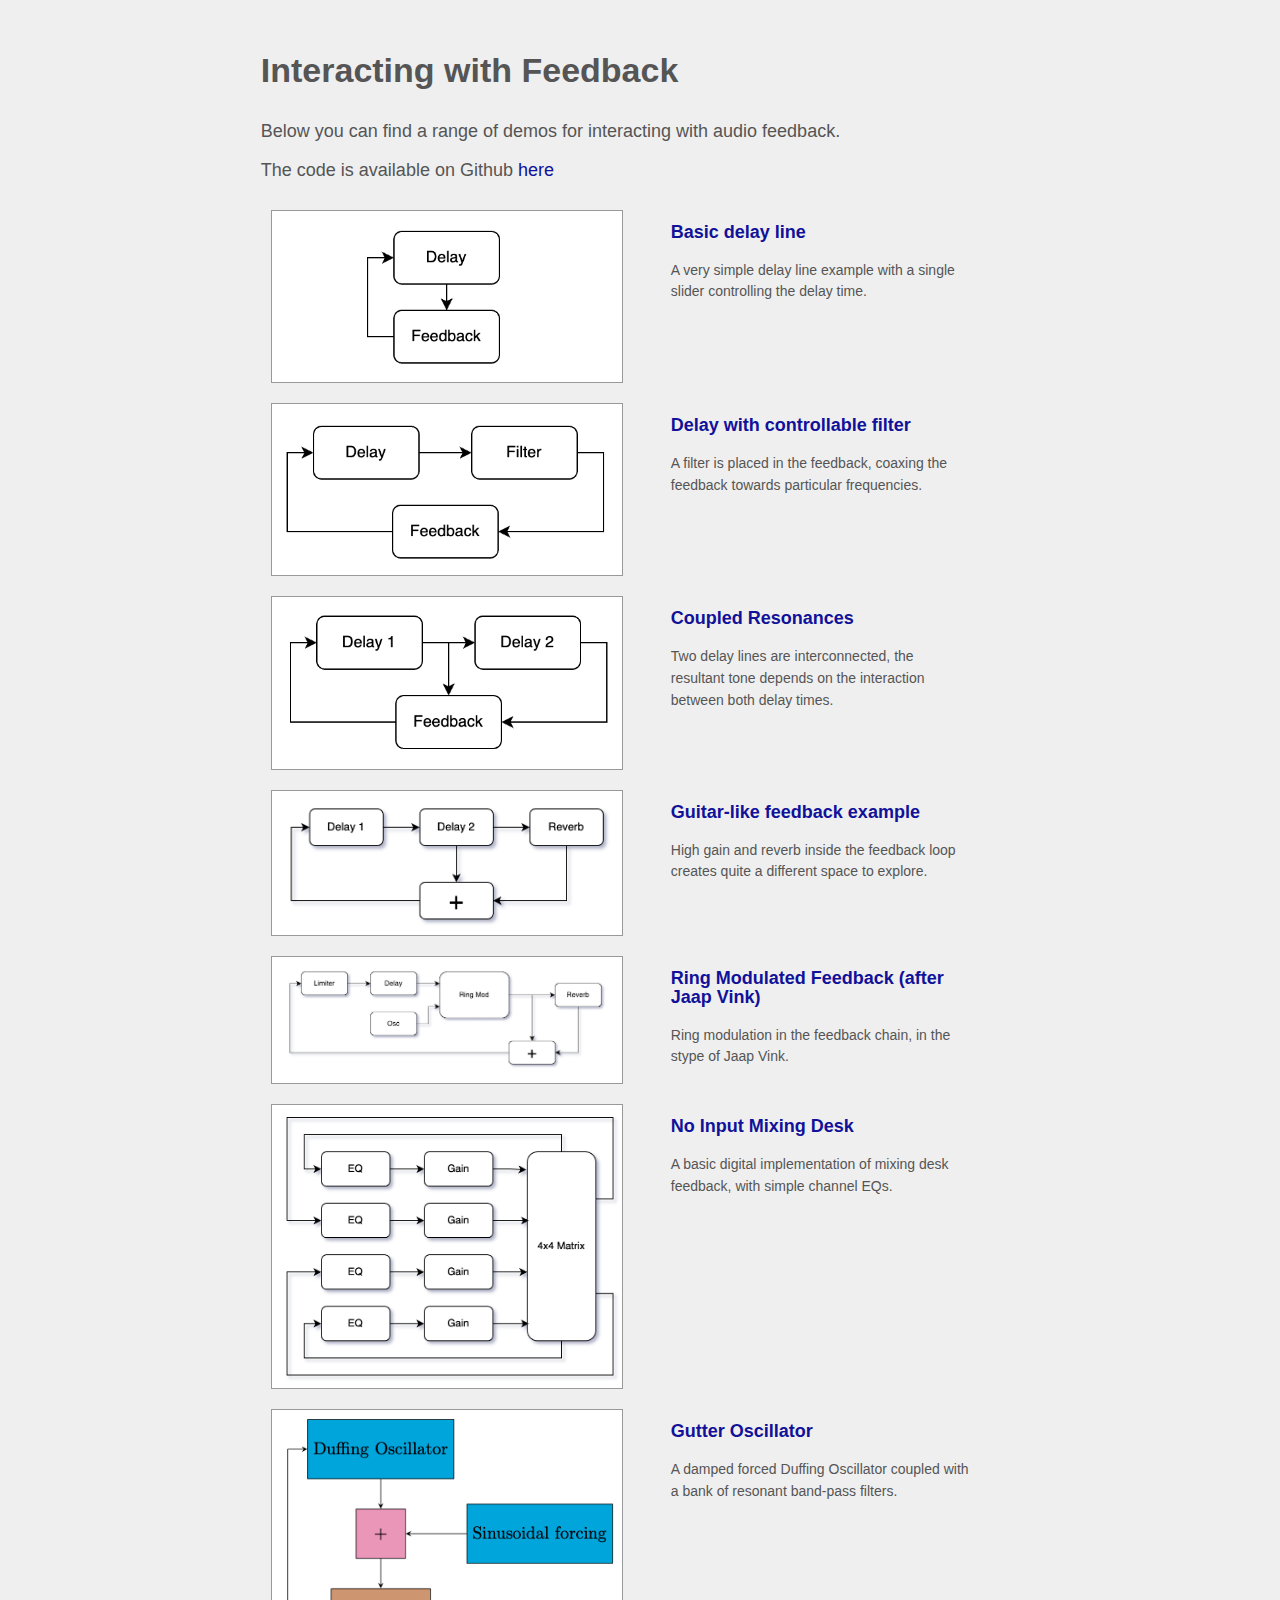
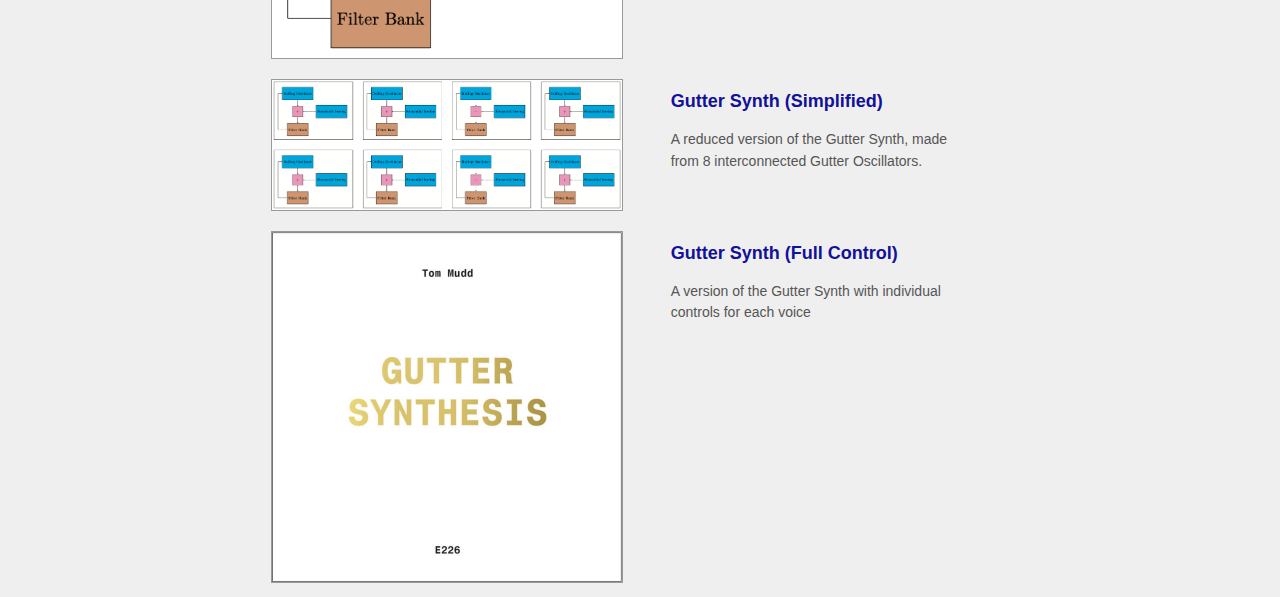
<file: index.html>
<html>
<head>
<link rel="stylesheet" type="text/css" href="resources/fb.css" />
<style type="text/css">
	input {
    	/*margin: .4rem;*/
  		width: 500px;
	}
</style>


</head>
<body>
	<div id='content'> 
		<div class='container'> 	
	
			<h1>Interacting with Feedback</h1>
			<p>
				Below you can find a range of demos for interacting with audio feedback.
			</p>
			<p>
				The code is available on Github <a href="https://github.com/tommmmudd/interactivefeedback">here</a>
			</p>

			<div class="project">
				<div class="projectImage"> <a href="0-starter/index.html"><img src="0-starter/0-single_diagram.png"/> </a></div>
				<div class="projectText"> 
					<h3><a href="0-starter/index.html">Basic delay line</a></h3> 
					<p> A very simple delay line example with a single slider controlling the delay time. </p>
				</div>	
			</div>	

			<div class="project">
				<div class="projectImage"> <a href="1-basic/index.html"><img src="1-basic/1-filter.png"/> </a></div>
				<div class="projectText"> 
					<h3><a href="1-basic/index.html">Delay with controllable filter</a></h3> 
					<p>A filter is placed in the feedback, coaxing the feedback towards particular frequencies.</p>
				</div>	
			</div>	

			<div class="project">
				<div class="projectImage"> <a href="2-resonant/index.html"><img src="2-resonant/2-resonant2.png"/> </a></div>
				<div class="projectText"> 
					<h3><a href="2-resonant/index.html">Coupled Resonances</a></h3> 
					<p>Two delay lines are interconnected, the resultant tone depends on the interaction between both delay times.</p>
				</div>	
			</div>	

			<div class="project">
				<div class="projectImage"> <a href="3-guitarlike/index.html"><img src="3-guitarlike/3-guitarlike.png"/> </a></div>
				<div class="projectText"> 
					<h3><a href="3-guitarlike/index.html">Guitar-like feedback example</a></h3>
					<p>High gain and reverb inside the feedback loop creates quite a different space to explore.</p>
				</div>	
			</div>	

			<div class="project">
				<div class="projectImage"> <a href="x-vink/index.html"><img src="x-vink/vink_diagram.png"/> </a></div>
				<div class="projectText"> 
					<h3><a href="x-vink/index.html">Ring Modulated Feedback (after Jaap Vink)</a></h3>
					<p>Ring modulation in the feedback chain, in the stype of Jaap Vink.</p>
				</div>	
			</div>	

			<div class="project">
				<div class="projectImage"> <a href="4-noinput/index.html"><img src="4-noinput/4-noinput_diagram.png"/> </a></div>
				<div class="projectText"> 
					<h3><a href="4-noinput/index.html">No Input Mixing Desk</a></h3>
					<p>A basic digital implementation of mixing desk feedback, with simple channel EQs.</p>
				</div>	
			</div>	

			<div class="project">
				<div class="projectImage"> <a href="5-gutterosc/index.html"><img src="5-gutterosc/5-gutterosc.png"/> </a></div>
				<div class="projectText"> 
					<h3><a href="5-gutterosc/index.html">Gutter Oscillator</a></h3>
					<p>A damped forced Duffing Oscillator coupled with a bank of resonant band-pass filters.</p>
				</div>	
			</div>	

			<div class="project">
				<div class="projectImage"> <a href="6-guttersynth/index.html"><img src="6-guttersynth/6-guttersynth.png"/> </a></div>
				<div class="projectText"> 
					<h3><a href="6-guttersynth/index.html">Gutter Synth (Simplified)</a></h3> 
					<p>A reduced version of the Gutter Synth, made from 8 interconnected Gutter Oscillators.</p>
				</div>	
			</div>	

			<div class="project">
				<div class="projectImage"> <a href="7-guttersynthcontrols/index.html"><img src="7-guttersynthcontrols/7-guttersynth.jpg"/> </a></div>
				<div class="projectText"> 
					<h3><a href="7-guttersynthcontrols/index.html">Gutter Synth (Full Control)</a></h3> 
					<p>A version of the Gutter Synth with individual controls for each voice</p>
				</div>	
			</div>	




		<!-- 
		<section class="master-controls">
			<input type="range" id="q" class="control-q" min="0" max="1" value="0.5" list="gain-vals" step="0.005" data-action="q" />
			<datalist id="gain-vals">
				<option value="0" label="min">
				<option value="1" label="max">
			</datalist>
			<label for="volume">Resonance</label>

			<br>
		</section>
		-->


		</div>
	</div>
</body>
</html>
</file>
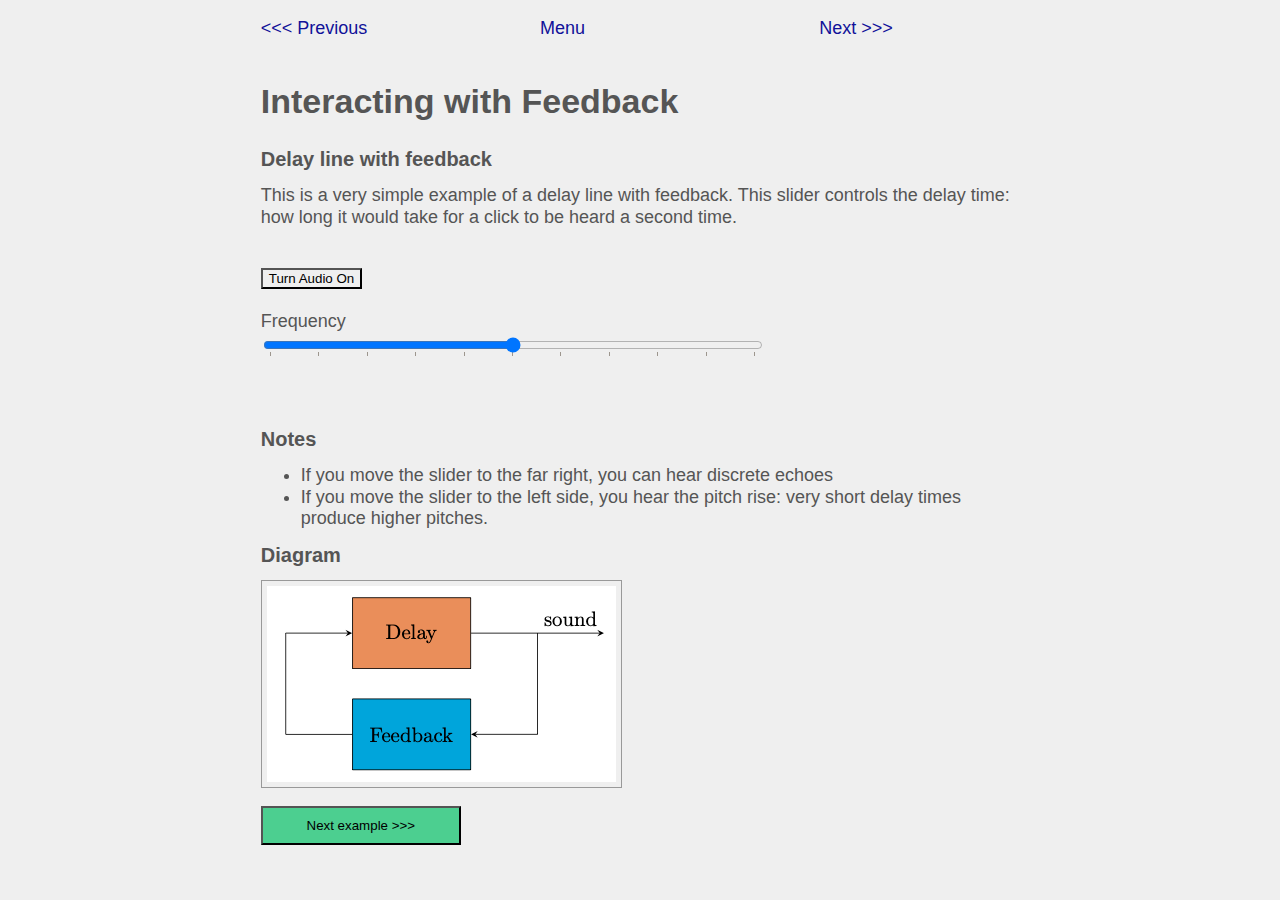
<file: 0-starter/index.html>
<html>
<head>
<link rel="stylesheet" type="text/css" href="../resources/fb.css" />
<style type="text/css">
	input {
    	/*margin: .4rem;*/
  		width: 500px;
	}
</style>
</head>

<body>
	<div id='content'> 
		
		<div class='menu'> 
			<div id="left"><a href="../index.html"><<< Previous</a></div>
 			<div id="right"><a href="../1-basic/index.html">Next >>></a></div>
  			<div id="center"><a href="../index.html">Menu</a></div>
  		</div> 
		

		<div class='container'> 

		<h1>Interacting with Feedback</h1>
		<h2>Delay line with feedback</h2>
		<p>
			This is a very simple example of a delay line with feedback. This slider controls the delay time: how long it would take for a click to be heard a second time.

		</p>

		<br>


		<button id="onOff" class="control-power powerbutton" role="switch" aria-checked="false" data-power="off">
			<span>Turn Audio On</span>
		</button>

		<!-- 
		<button id="trig" class="env-trig" role="button">
			<span>Trigger Envelope</span>
		</button>  
		-->

		<br><br>
		
		<section class="master-controls">
			<label for="volume">Frequency</label><br>
			<input type="range" id="x" class="control-x" min="0" max="1" value="0.5" list="gain-vals" step="0.001" data-action="x" />
			<datalist id="gain-vals">
				<option value="0" label="0">
				<option value="0.1" label="0.1">
				<option value="0.2" label="0.2">
				<option value="0.3" label="0.3">
				<option value="0.4" label="0.4">
				<option value="0.5" label="0.5">
				<option value="0.6" label="0.6">
				<option value="0.7" label="0.7">
				<option value="0.8" label="0.8">
				<option value="0.9" label="0.9">
				<option value="1" label="1">
			</datalist>

			

			
		</section>
		<br>
		<canvas class="visualizer" width="500" height="36"></canvas> 

		<h2>Notes</h2>
		<p>
			<ul>
				<li>If you move the slider to the far right, you can hear discrete echoes</li>
				<li>If you move the slider to the left side, you hear the pitch rise: very short delay times produce higher pitches.</li>
			</ul>
		</p>
		<h2>Diagram</h2>
		<img src="0-singledelay.png" />
		<p>
		</p>
		<form action="../1-basic/index.html">
    		<input type="submit" value="Next example >>>" class="nextbutton" />
		</form>
		<!-- 
		<section class="master-controls">
			<input type="range" id="q" class="control-q" min="0" max="1" value="0.5" list="gain-vals" step="0.005" data-action="q" />
			<datalist id="gain-vals">
				<option value="0" label="min">
				<option value="1" label="max">
			</datalist>
			<label for="volume">Resonance</label>

			<br>
		</section>
		-->
		</div>
	</div>
<script src="delay_line.js"></script>
</body>
</html>
</file>
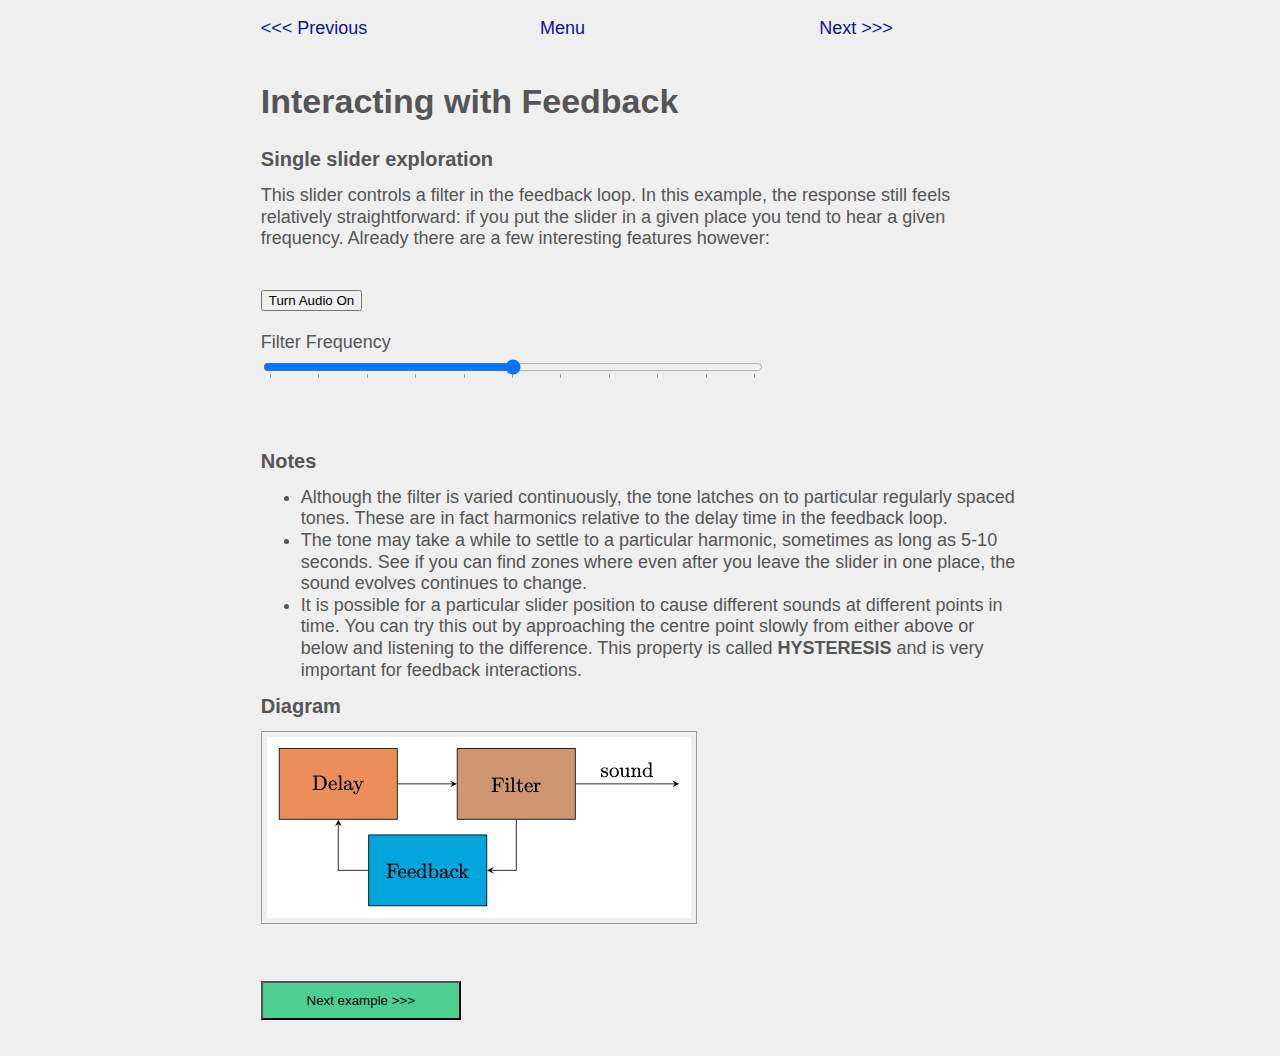
<file: 1-basic/index.html>
<html>
<head>
<link rel="stylesheet" type="text/css" href="../resources/fb.css" />
<style type="text/css">
	input {
    	/*margin: .4rem;*/
  		width: 500px;
	}
</style>
</head>

<body>
	<div id='content'> 

		<div class='menu'> 
			<div id="left"><a href="../0-starter/index.html"><<< Previous</a></div>
 			<div id="right"><a href="../2-resonant/index.html">Next >>></a></div>
  			<div id="center"><a href="../index.html">Menu</a></div>
  		</div> 

		<div class='container'> 	
	
		
		<h1>Interacting with Feedback</h1>
		<h2>Single slider exploration</h2>
		<p>
			This slider controls a filter in the feedback loop. In this example, the response still feels relatively straightforward: if you put the slider in a given place you tend to hear a given frequency. Already there are a few interesting features however:


		</p>

		<br>


		<button id="onOff" class="control-power" role="switch" aria-checked="false" data-power="off">
			<span>Turn Audio On</span>
		</button>

		<!-- 
		<button id="trig" class="env-trig" role="button">
			<span>Trigger Envelope</span>
		</button>  
		-->

		<br><br>
		
		<section class="master-controls">
			<label for="volume">Filter Frequency</label><br>
			<input type="range" id="x" class="control-x" min="0" max="1" value="0.5" list="gain-vals" step="0.001" data-action="x" />
			<datalist id="gain-vals">
				<option value="0" label="0">
				<option value="0.1" label="0.1">
				<option value="0.2" label="0.2">
				<option value="0.3" label="0.3">
				<option value="0.4" label="0.4">
				<option value="0.5" label="0.5">
				<option value="0.6" label="0.6">
				<option value="0.7" label="0.7">
				<option value="0.8" label="0.8">
				<option value="0.9" label="0.9">
				<option value="1" label="1">
			</datalist>

			

			
		</section>
		<br>
		<canvas class="visualizer" width="500" height="36"></canvas> 

		<h2>Notes</h2>
		<p>
			<ul>
				<li>Although the filter is varied continuously, the tone latches on to particular regularly spaced tones. These are in fact harmonics relative to the delay time in the feedback loop.</li>
				<li>The tone may take a while to settle to a particular harmonic, sometimes as long as 5-10 seconds. See if you can find zones where even after you leave the slider in one place, the sound evolves continues to change.</li>
				<li>It is possible for a particular slider position to cause different sounds at different points in time. You can try this out by approaching the centre point slowly from either above or below and listening to the difference. This property is called <strong> HYSTERESIS </strong> and is very important for feedback interactions.</li>
			</ul>
		</p>

		<h2>Diagram</h2>
		<img src="1-filterdelay.png" />

		<p>
			<br>
		</p>
		<form action="../2-resonant/index.html">
    		<input type="submit" value="Next example >>>" class="nextbutton" />
		</form>


	</div>
<script src="feedback_alternatebiquad.js"></script>
</body>
</html>
</file>
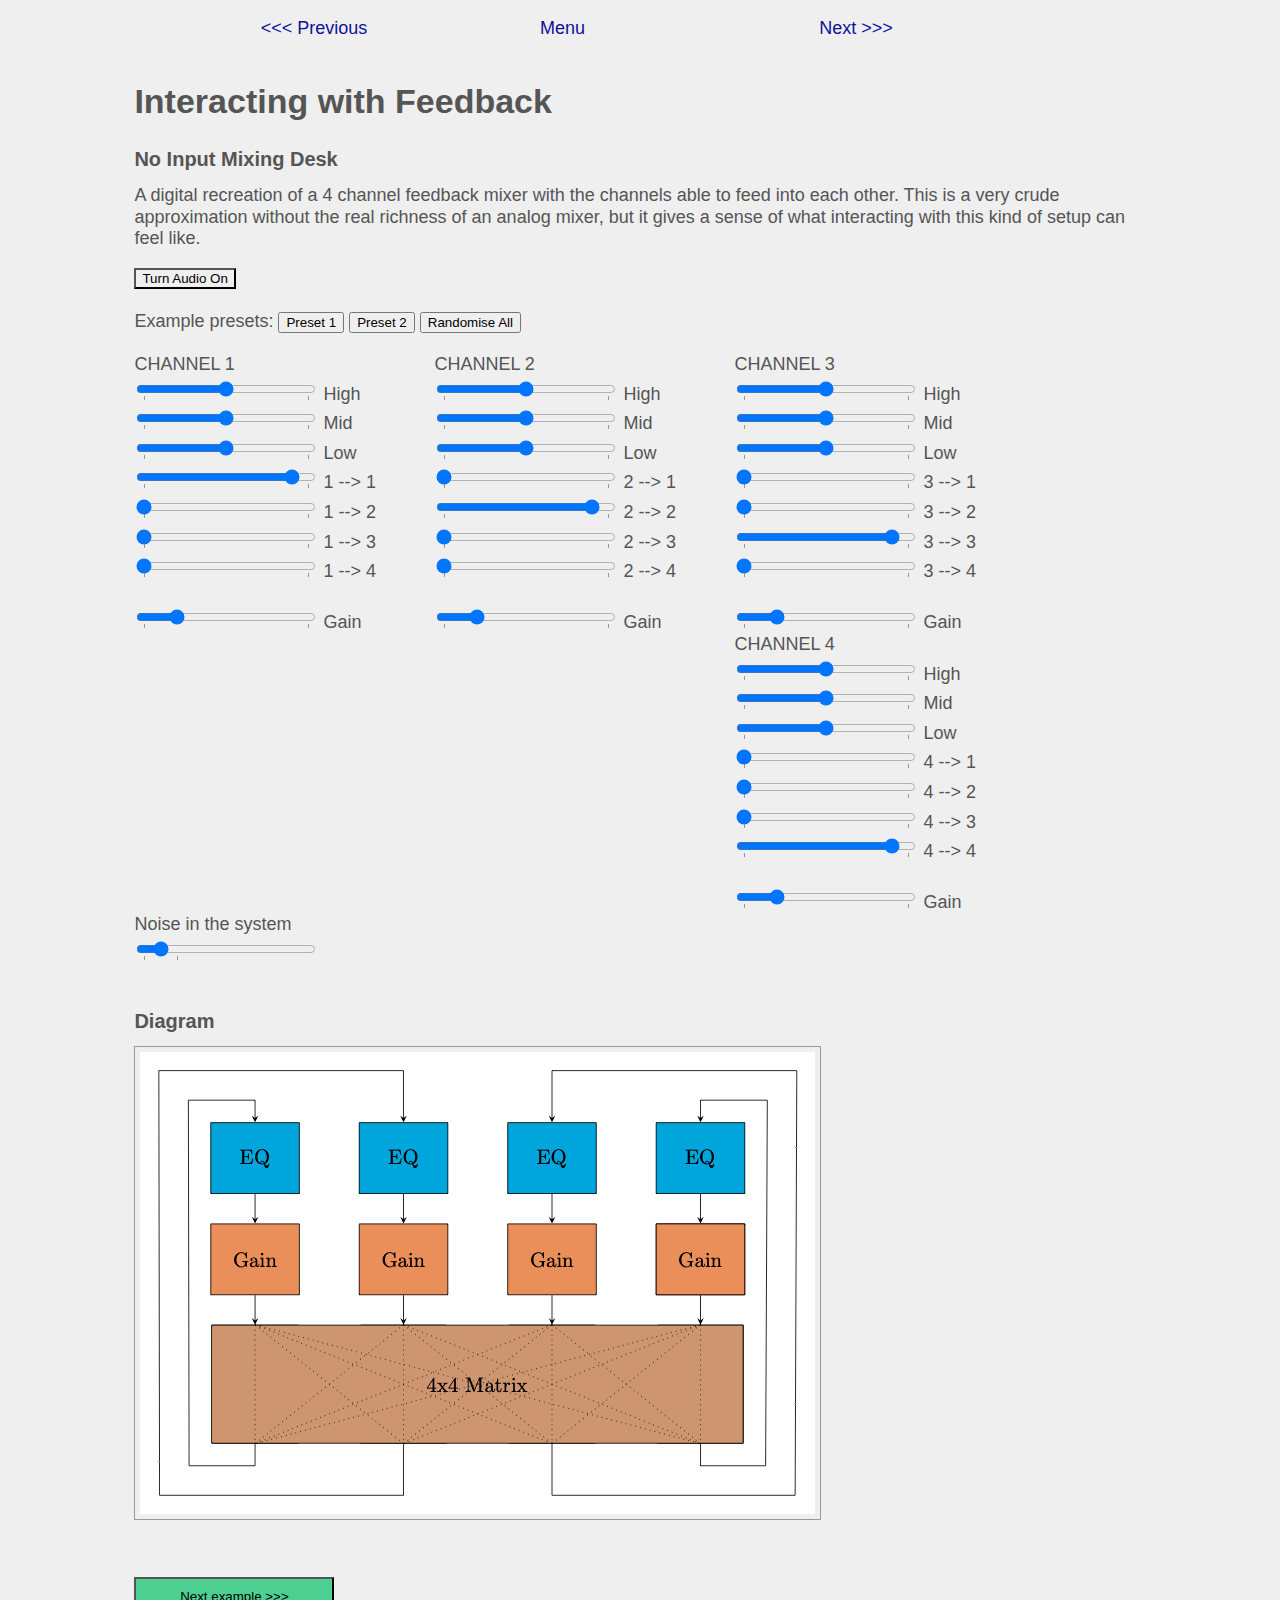
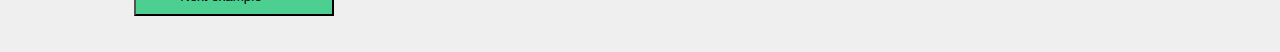
<file: 4-noinput/index.html>
<html>
<head>
<link rel="stylesheet" type="text/css" href="../resources/fb.css" />
<style type="text/css">
	input {
    	/*margin: .4rem;*/
  		width: 500px;
	}
</style>


</head>
<body>
<div id='content'> 

	<div class='menu'> 
		<div id="left"><a href="../x-vink/index.html"><<< Previous</a></div>
		<div id="right"><a href="../5-gutterosc/index.html">Next >>></a></div>
		<div id="center"><a href="../index.html">Menu</a></div>
	</div> 

	<div class='containerNIMB'>

		<h1>Interacting with Feedback</h1>
		<h2>No Input Mixing Desk</h2>
		<p>
			A digital recreation of a 4 channel feedback mixer with the channels able to feed into each other. This is a very crude approximation without the real richness of an analog mixer, but it gives a sense of what interacting with this kind of setup can feel like.
		</p>

		<button id="onOff" class="control-power powerbutton" role="switch" aria-checked="false" data-power="off">
			<span>Turn Audio On</span>
		</button>
		<br><br>Example presets: 
		<button id="preset1" class="preset1" role="switch" aria-checked="false" data-power="off">
			<span>Preset 1</span>
		</button>
		<button id="preset2" class="preset2" role="switch" aria-checked="false" data-power="off">
			<span>Preset 2</span>
		</button>
		<button id="randomise" class="randomise" role="switch" aria-checked="false" data-power="off">
			<span>Randomise All</span>
		</button>

		<br>
		<br>

		<div id="leftChannel"> 
			CHANNEL 1
			<section class="channel-strip">
				<input type="range" id="channel1-freq1" class="control-x slider-width300" min="0" max="1" value="0.5" list="gain-vals" step="0.001" data-action="x" />
				<datalist id="gain-vals">
					<option value="0" label="min">
					<option value="1" label="max">
				</datalist>
				<label for="channel1-freq">High</label>
				<br>
				<input type="range" id="channel1-freq2" class="control-x slider-width300" min="0" max="1" value="0.5" list="gain-vals" step="0.001" data-action="x" />
				<datalist id="gain-vals">
					<option value="0" label="min">
					<option value="1" label="max">
				</datalist>
				<label for="channel1-freq">Mid</label>
				<br>
				<input type="range" id="channel1-freq3" class="control-x slider-width300" min="0" max="1" value="0.5" list="gain-vals" step="0.001" data-action="x" />
				<datalist id="gain-vals">
					<option value="0" label="min">
					<option value="1" label="max">
				</datalist>
				<label for="channel1-freq">Low</label>
				<br>
				<input type="range" id="channel11-send" class="control-x slider-width300" min="0" max="1" value="0.9" list="gain-vals" step="0.001" data-action="x" />
				<label for="channel11-send"> 1 -->  1</label>
				<br>
				<input type="range" id="channel12-send" class="control-x slider-width300" min="0" max="1" value="0" list="gain-vals" step="0.001" data-action="x" />
				<label for="channel12-send"> 1 -->  2</label>
				<br>
				<input type="range" id="channel13-send" class="control-x slider-width300" min="0" max="1" value="0" list="gain-vals" step="0.001" data-action="x" />
				<label for="channel13-send"> 1 -->  3</label>
				<br>
				<input type="range" id="channel14-send" class="control-x slider-width300" min="0" max="1" value="0" list="gain-vals" step="0.001" data-action="x" />
				<label for="channel14-send"> 1 -->  4</label>
				<br>
				<br>
				<input type="range" id="channel1-gain" class="control-x slider-width300" min="0" max="1" value="0.2" list="gain-vals" step="0.001" data-action="x" />
				<label for="channel1-gain">Gain</label>
				<br>


			</section>
			<br><br>
		</div>
		<div id="leftChannel">
			CHANNEL 2
			<section class="channel-strip">
				<input type="range" id="channel2-freq1" class="control-x slider-width300" min="0" max="1" value="0.5" list="gain-vals" step="0.001" data-action="x" />
				<datalist id="gain-vals">
					<option value="0" label="min">
					<option value="1" label="max">
				</datalist>
				<label for="channel2-freq">High</label>

				<br>
				<input type="range" id="channel2-freq2" class="control-x slider-width300" min="0" max="1" value="0.5" list="gain-vals" step="0.001" data-action="x" />
				<datalist id="gain-vals">
					<option value="0" label="min">
					<option value="1" label="max">
				</datalist>
				<label for="channel1-freq">Mid</label>
				<br>
				<input type="range" id="channel2-freq3" class="control-x slider-width300" min="0" max="1" value="0.5" list="gain-vals" step="0.001" data-action="x" />
				<datalist id="gain-vals">
					<option value="0" label="min">
					<option value="1" label="max">
				</datalist>
				<label for="channel1-freq">Low</label>
				<br>

				<input type="range" id="channel21-send" class="control-x slider-width300" min="0" max="1" value="0" list="gain-vals" step="0.001" data-action="x" />
				<label for="channel21-send"> 2 -->  1</label>
				<br>
				<input type="range" id="channel22-send" class="control-x slider-width300" min="0" max="1" value="0.9" list="gain-vals" step="0.001" data-action="x" />
				<label for="channel22-send"> 2 -->  2</label>
				<br>
				<input type="range" id="channel23-send" class="control-x slider-width300" min="0" max="1" value="0" list="gain-vals" step="0.001" data-action="x" />
				<label for="channel23-send"> 2 -->  3</label>
				<br>
				<input type="range" id="channel24-send" class="control-x slider-width300" min="0" max="1" value="0" list="gain-vals" step="0.001" data-action="x" />
				<label for="channel24-send"> 2 -->  4</label>
				<br>
				<br>
				<input type="range" id="channel2-gain" class="control-x slider-width300" min="0" max="1" value="0.2" list="gain-vals" step="0.001" data-action="x" />
				<label for="channel2-gain">Gain</label>
				<br>
			</section>
			<br><br>
		</div>


		<div id="leftChannel">
			CHANNEL 3
			<section class="channel-strip">
				<input type="range" id="channel3-freq1" class="control-x slider-width300" min="0" max="1" value="0.5" list="gain-vals" step="0.001" data-action="x" />
				<datalist id="gain-vals">
					<option value="0" label="min">
					<option value="1" label="max">
				</datalist>
				<label for="channel2-freq">High</label>

				<br>
				<input type="range" id="channel3-freq2" class="control-x slider-width300" min="0" max="1" value="0.5" list="gain-vals" step="0.001" data-action="x" />
				<datalist id="gain-vals">
					<option value="0" label="min">
					<option value="1" label="max">
				</datalist>
				<label for="channel1-freq">Mid</label>
				<br>
				<input type="range" id="channel3-freq3" class="control-x slider-width300" min="0" max="1" value="0.5" list="gain-vals" step="0.001" data-action="x" />
				<datalist id="gain-vals">
					<option value="0" label="min">
					<option value="1" label="max">
				</datalist>
				<label for="channel1-freq">Low</label>
				<br>

				<input type="range" id="channel31-send" class="control-x slider-width300" min="0" max="1" value="0" list="gain-vals" step="0.001" data-action="x" />
				<label for="channel31-send"> 3 -->  1</label>
				<br>
				<input type="range" id="channel32-send" class="control-x slider-width300" min="0" max="1" value="0" list="gain-vals" step="0.001" data-action="x" />
				<label for="channel32-send"> 3 -->  2</label>
				<br>
				<input type="range" id="channel33-send" class="control-x slider-width300" min="0" max="1" value="0.9" list="gain-vals" step="0.001" data-action="x" />
				<label for="channel33-send"> 3 -->  3</label>
				<br>
				<input type="range" id="channel34-send" class="control-x slider-width300" min="0" max="1" value="0" list="gain-vals" step="0.001" data-action="x" />
				<label for="channel34-send"> 3 -->  4</label>
				<br>
				<br>
				<input type="range" id="channel3-gain" class="control-x slider-width300" min="0" max="1" value="0.2" list="gain-vals" step="0.001" data-action="x" />
				<label for="channel3-gain">Gain</label>
				<br>
			</section>
		</div>
		
		<div id="leftChannel">
			CHANNEL 4
			<section class="channel-strip">
				<input type="range" id="channel4-freq1" class="control-x slider-width300" min="0" max="1" value="0.5" list="gain-vals" step="0.001" data-action="x" />
				<datalist id="gain-vals">
					<option value="0" label="min">
					<option value="1" label="max">
				</datalist>
				<label for="channel2-freq">High</label>

				<br>
				<input type="range" id="channel4-freq2" class="control-x slider-width300" min="0" max="1" value="0.5" list="gain-vals" step="0.001" data-action="x" />
				<datalist id="gain-vals">
					<option value="0" label="min">
					<option value="1" label="max">
				</datalist>
				<label for="channel1-freq">Mid</label>
				<br>
				<input type="range" id="channel4-freq3" class="control-x slider-width300" min="0" max="1" value="0.5" list="gain-vals" step="0.001" data-action="x" />
				<datalist id="gain-vals">
					<option value="0" label="min">
					<option value="1" label="max">
				</datalist>
				<label for="channel1-freq">Low</label>
				<br>

				<input type="range" id="channel41-send" class="control-x slider-width300" min="0" max="1" value="0" list="gain-vals" step="0.001" data-action="x" />
				<label for="channel41-send"> 4 -->  1</label>
				<br>
				<input type="range" id="channel42-send" class="control-x slider-width300" min="0" max="1" value="0" list="gain-vals" step="0.001" data-action="x" />
				<label for="channel42-send"> 4 -->  2</label>
				<br>
				<input type="range" id="channel43-send" class="control-x slider-width300" min="0" max="1" value="0" list="gain-vals" step="0.001" data-action="x" />
				<label for="channel43-send"> 4 -->  3</label>
				<br>
				<input type="range" id="channel44-send" class="control-x slider-width300" min="0" max="1" value="0.9" list="gain-vals" step="0.001" data-action="x" />
				<label for="channel44-send"> 4 -->  4</label>
				<br>
				<br>
				<input type="range" id="channel4-gain" class="control-x slider-width300" min="0" max="1" value="0.2" list="gain-vals" step="0.001" data-action="x" />
				<label for="channel4-gain">Gain</label>
				<br>
			</section>

		</div>

		<div style="clear: left">
		Noise in the system<br>
		<input type="range" id="noise" class="control-x slider-width300" min="0" max="5" value="0.5" list="gain-vals" step="0.001" data-action="x" />
			<datalist id="gain-vals">
				<option value="0" label="min">
				<option value="1" label="max">
			</datalist>
			<!-- <label for="noise">Noise in the system</label> -->

		
		<!-- <button id="trig" class="env-trig" role="button">
			<span>Trigger Envelope</span>
		</button>   -->
		<canvas class="visualizer" width="960" height="36"></canvas> 
		<br>
		<h2>Diagram</h2>
		<img src="4-noinput.png" />

		<p>
			<br>
		</p>
		<form action="../5-gutterosc/index.html">
    		<input type="submit" value="Next example >>>" class="nextbutton" />
		</form>
	</div>

	</div>
	


		<!-- 
		<section class="master-controls">
			<input type="range" id="q" class="control-q" min="0" max="1" value="0.5" list="gain-vals" step="0.005" data-action="q" />
			<datalist id="gain-vals">
				<option value="0" label="min">
				<option value="1" label="max">
			</datalist>
			<label for="volume">Resonance</label>

			<br>
		</section>
		-->



</div>
<script src="noinput.js"></script>
</body>
</html>
</file>
<file: resources/fb.css>
body {
	/*font-family: Cairo, Arial, sans-serif;*/
	font-family: 'Open Sans', sans-serif;
	font-size: 18px;
	background-color: #EFEFEF;	
	color: #555;
	text-align: left;
	line-height: 1.2em;
	
	
}

/* 3 column */
#left {float:left;width:200px;}
#right {float:right;width:200px;}
#center {margin:0 auto;width:200px;}


#leftChannel {float:left;width:300px;}
#rightChannel {float:left;width:300px;}


.slider-width300
{
    width: 180px;
}

.menu {
    padding: 10px 0px 0px 0px;
    margin: 0 auto;
    width: 60%;
    min-width: 640px;
    text-align: left;	
}

.powerbutton {background: #efefef;}
.nextbutton {background: #4CCF90; width: 200px; padding: 10px;}

h1, h2, h3, h4 {line-height: 15px;}
h1 { font-size: 34px; padding: 22px 0 20px 0; }
h2 { font-size: 20px; }
h3 { font-size: 18px;  line-height: 19px;}
h4 { font-size: 15px; }


a:link { color: #119; text-decoration: none;}
a:hover { padding: 2px 0 2px 0px;}
a:visited { color: #449; text-decoration: none;}

table.concert td {
	padding: 10px 5px 5px 5px;
	text-align: left;
	vertical-align: top;
}

img {
	border: none;
	padding: 5px;
	border:1px solid #999;
}

#wrap {
    margin: 50px auto;
    width: 100%;
    max-width: 1000px;
}

.container {
    padding: 10px 0px 10px 0px;
    margin: 0 auto;
    width: 60%;
    min-width: 640px;
    text-align: left;	
}

.containerNIMB {
    padding: 10px 0px 10px 0px;
    margin: 0 auto;
    width: 80%;
    min-width: 400px;
    text-align: left;	
}

.header {
	text-align: center;
	padding: 40px 0 0 0;
}

.project {
	/* border: 1px solid #888888; */
	clear: left;
}
.projectImage {
	
	float: left;
	width: 390px;
}
.projectImage img { width: 350px; margin: 10px; padding: 0px; border:1px solid #999;}
.projectText {
	padding: 5px 20px;
	min-width: 300px;
	width: 300px;
	float: left;
}
.projectText p {
	font-size: 14px;
}




.wide_div {
	display: inline-block;
	text-align: left;
	padding: 10px 0px 10px 0px; 
	width: 640px;
	text-align:justify;
	text-justify:inter-word;
	/*border: 1px solid #000000;*/
}


.image_div {
	display: inline-block;
	text-align: center;
	padding: 10px 0px 10px 0px; 
	width: 630px;
	/*border: 1px solid #000000;*/
}



.column_div {
	display: inline-block;
	border-left: 6px solid #FFFFFF; border-right: 6px solid #FFFFFF;
	border-top: 6px solid #FFFFFF;
	padding: 0px 0px 0px 0px;
	width: 780px;
}
.column_div_L1 {
	vertical-align: top;
	padding: 30px 50px 30px 56px;
	border-right: 6px solid #FFFFFF;
	text-align: center;
	width: 280px;
	display: inline-block;
	
}
.column_div_R1 {
	vertical-align: top;
	padding: 30px 44px 30px 50px;
	width: 280px;
	display: inline-block;
}
.column_div_L2 {
	vertical-align: top;
	padding: 30px 50px 30px 50px;
	text-align: center;
	width: 280px;
	display: inline-block;
	
}
.column_div_R2 {
	vertical-align: top;
	border-left: 6px solid #FFFFFF;
	padding: 30px 50px 30px 50px;
	width: 280px;
	display: inline-block;
}
</file>
